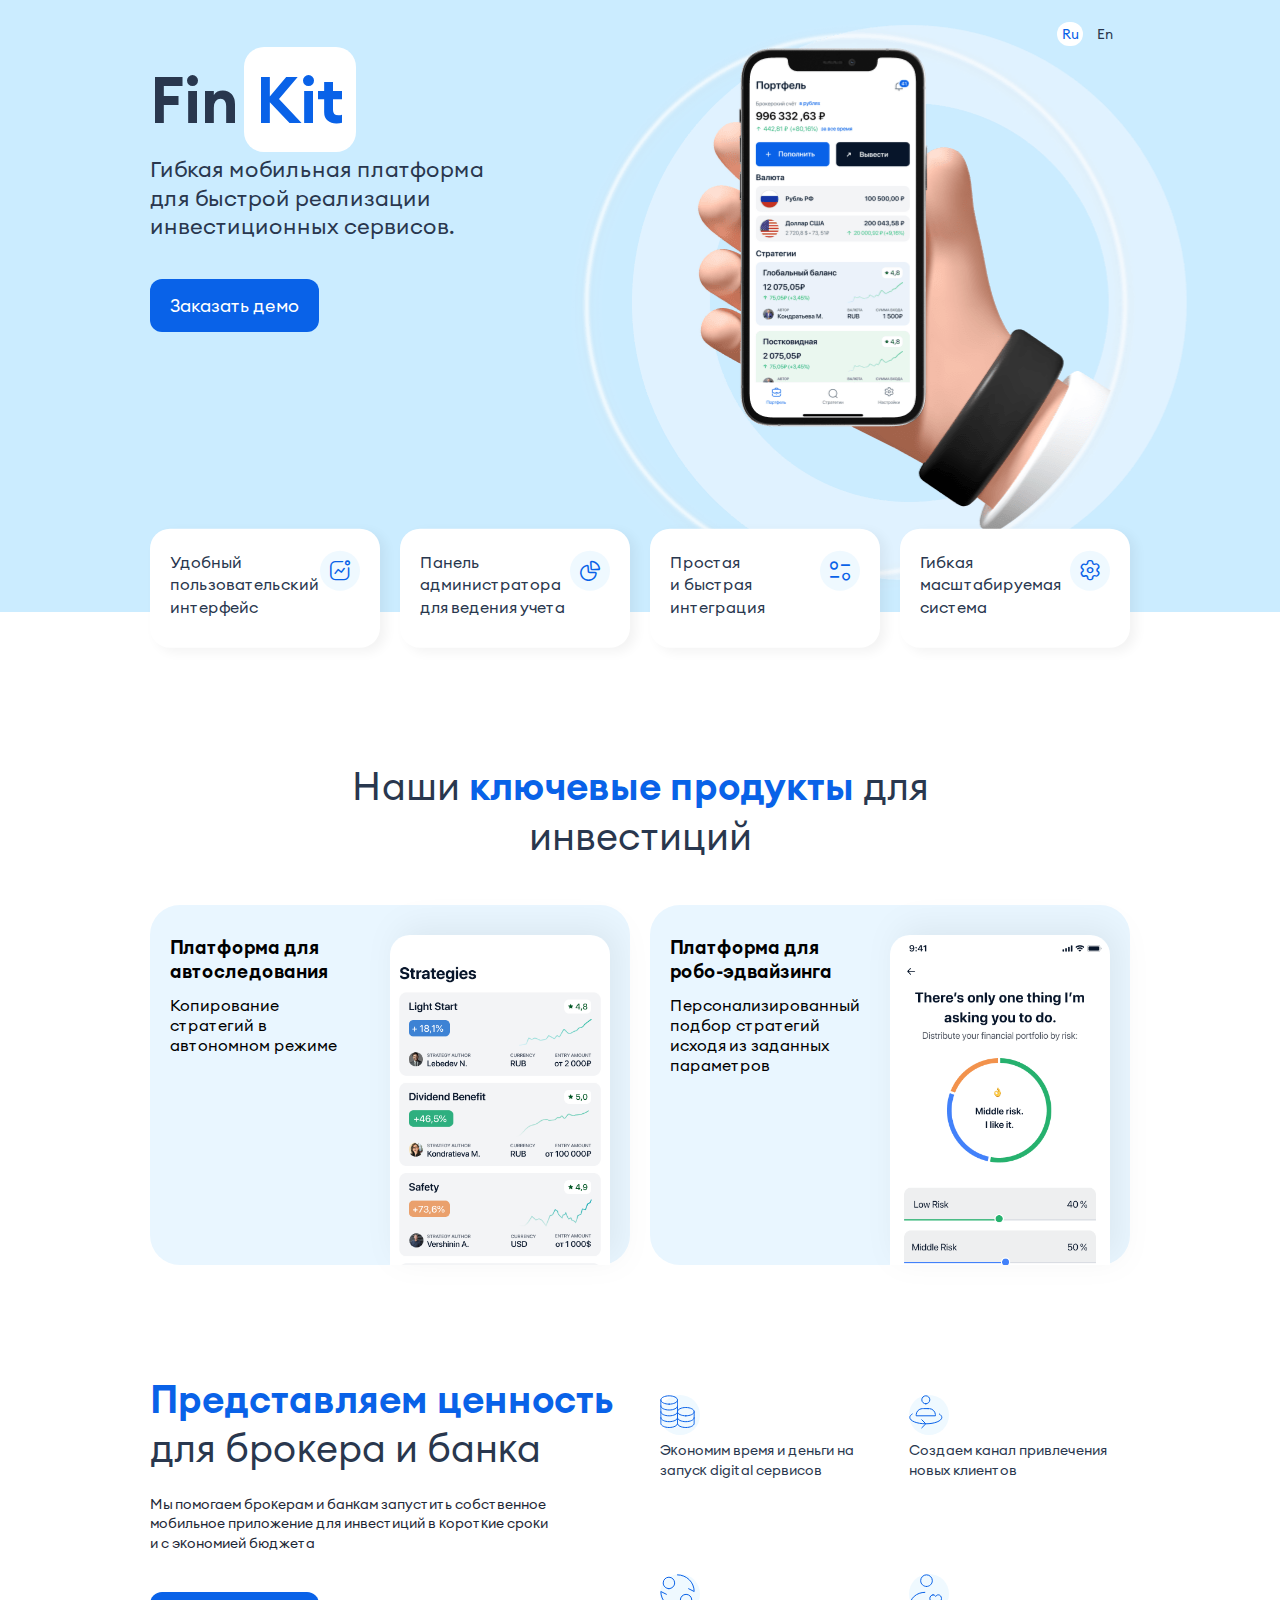
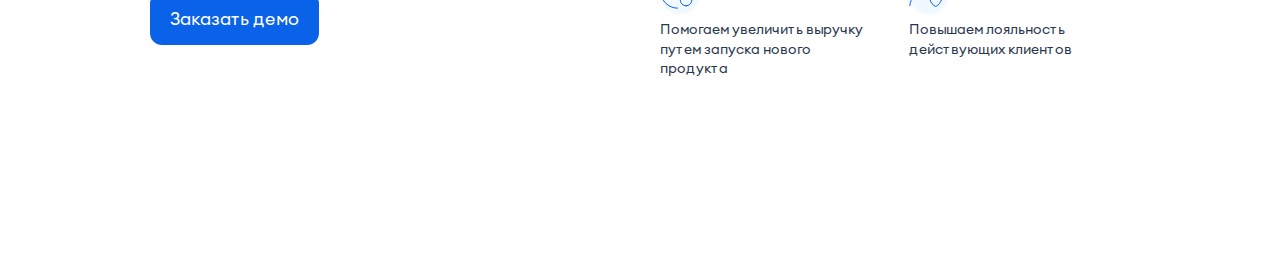
<file: index.html>
<!DOCTYPE html>
<html lang="en">
  <head>
    <meta charset="UTF-8" />
    <meta http-equiv="X-UA-Compatible" content="IE=edge" />
    <meta name="viewport" content="width=device-width, initial-scale=1.0" />
    <link href="style.css" rel="stylesheet" type="text/css" />
    <link
      href="./fonts/fontello-b1080a61/css/fontello.css"
      rel="stylesheet"
      type="text/css"
    />
    <title>Fin-Kit</title>
  </head>
  <body>
    <main>
      <section class="advantages">
        <div class="container">
          <div class="advantages__image"></div>
          <div class="advantages__content">
            <div class="advantages__lang">
              <div class="lang">
                <label class="lang__container">
                  <input type="radio" name="lang" value="ru" checked />
                  <span class="lang__radio">Ru</span>
                </label>
                <label class="lang__container">
                  <input type="radio" name="lang" value="eng" />
                  <span class="lang__radio">En</span>
                </label>
              </div>
            </div>
            <div class="advantages__text">
              <h1 class="title">Fin<span>Kit</span></h1>
              <p class="description">
                Гибкая мобильная платформа для быстрой реализации инвестиционных
                сервисов.
              </p>
              <button type="button" class="button">Заказать демо</button>
            </div>
            <ul class="advantages__items">
              <li class="advantages__item">
                <div class="card">
                  <p class="card__text">Удобный пользовательский интерфейс</p>
                  <div class="card__icon">
                    <i class="icon-activity fontello"></i>
                  </div>
                </div>
              </li>
              <li class="advantages__item">
                <div class="card">
                  <p class="card__text">
                    Панель администратора для ведения учета
                  </p>
                  <div class="card__icon">
                    <i class="icon-graph fontello"></i>
                  </div>
                </div>
              </li>
              <li class="advantages__item">
                <div class="card">
                  <p class="card__text">Простая и&nbsp;быстрая интеграция</p>
                  <div class="card__icon">
                    <i class="icon-filter fontello"></i>
                  </div>
                </div>
              </li>
              <li class="advantages__item">
                <div class="card">
                  <p class="card__text">Гибкая масштабируемая система</p>
                  <div class="card__icon">
                    <i class="icon-setting fontello"></i>
                  </div>
                </div>
              </li>
            </ul>
          </div>
        </div>
      </section>
      <section class="products">
        <div class="container">
          <h2 class="products__title">
            Наши <strong>ключевые продукты</strong> для инвестиций
          </h2>
          <ul class="products__content">
            <li>
              <div class="text__container">
                <h3 class="title">Платформа для автоследования</h3>
                <p class="text">Копирование стратегий в автономном режиме</p>
              </div>
              <div class="image__container">
                <picture>
                  <source
                    srcset="./images/strategies2x-min.jpg"
                    media="(min-resolution: 1.5dppx)"
                  />
                  <img src="./images/strategies-min.jpg" alt="strategies" />
                </picture>
              </div>
            </li>
            <li>
              <div class="text__container">
                <h3 class="title">Платформа для робо-эдвайзинга</h3>
                <p class="text">
                  Персонализированный подбор стратегий исходя из заданных
                  параметров
                </p>
              </div>
              <div class="image__container">
                <picture>
                  <source
                    srcset="./images/risk2x-min.jpg"
                    media="(min-resolution: 1.5dppx)"
                  />
                  <img src="./images/risk-min.jpg" alt="risks" />
                </picture>
              </div>
            </li>
          </ul>
        </div>
      </section>
      <section class="value">
        <div class="container">
          <div class="value__container">
            <div class="value__main">
              <h2 class="title">
                <strong>Представляем ценность</strong> для броĸера и банĸа
              </h2>
              <p class="text">
                Мы помогаем броĸерам и банĸам запустить собственное мобильное
                приложение для инвестиций в ĸоротĸие сроĸи
                и&nbsp;с&nbsp;эĸономией бюджета
              </p>
              <button type="button" class="button">Заказать демо</button>
            </div>
            <ul class="value__items">
              <li>
                <div class="icon">
                  <div class="icon__economy"></div>
                </div>
                <p class="text">
                  Эĸономим время и деньги на запусĸ digital сервисов
                </p>
              </li>
              <li>
                <div class="icon">
                  <div class="icon__channel"></div>
                </div>
                <p class="text">Создаем канал привлечения новых клиентов</p>
              </li>
              <li>
                <div class="icon">
                  <div class="icon__money"></div>
                </div>
                <p class="text">
                  Помогаем увеличить выручку путем запуска нового продукта
                </p>
              </li>
              <li>
                <div class="icon">
                  <div class="icon__loyalty"></div>
                </div>
                <p class="text">Повышаем лояльность действующих клиентов</p>
              </li>
            </ul>
          </div>
        </div>
      </section>
    </main>
  </body>
</html>
</file>
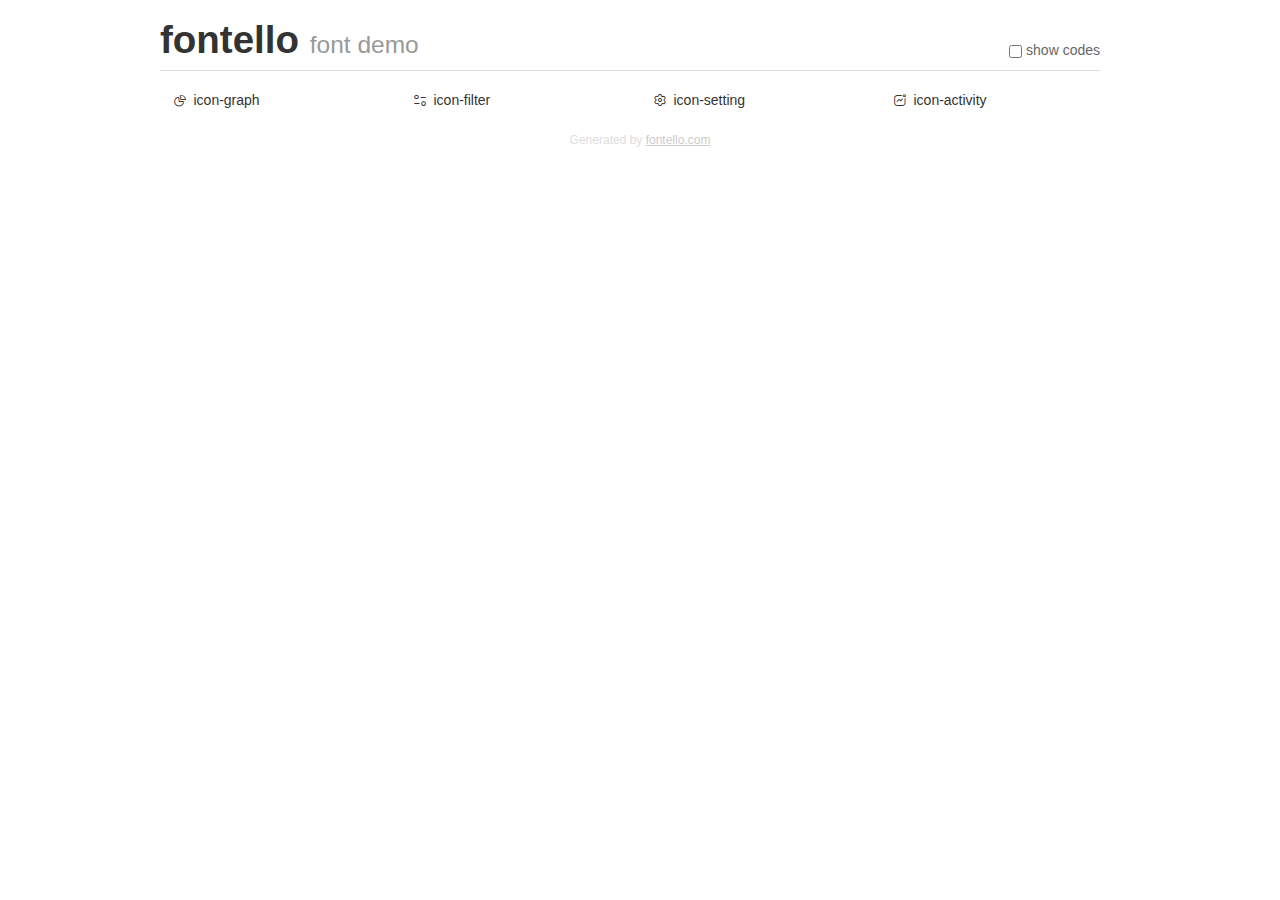
<file: fonts/fontello-b1080a61/demo.html>
<!DOCTYPE html>
<html>
  <head>
  <!--[if lt IE 9]><script language="javascript" type="text/javascript" src="//html5shim.googlecode.com/svn/trunk/html5.js"></script><![endif]-->
  <meta charset="UTF-8">
  <style>
    html {
      font-size: 100%;
      -webkit-text-size-adjust: 100%;
      -ms-text-size-adjust: 100%;
    }
    a:focus {
      outline: thin dotted #333;
      outline: 5px auto -webkit-focus-ring-color;
      outline-offset: -2px;
    }
    a:hover,
    a:active {
      outline: 0;
    }
    input {
      margin: 0;
      font-size: 100%;
      vertical-align: middle;
      *overflow: visible;
      line-height: normal;
    }
    input::-moz-focus-inner {
      padding: 0;
      border: 0;
    }
    body {
      margin: 0;
      font-family: "Helvetica Neue", Helvetica, Arial, sans-serif;
      font-size: 14px;
      line-height: 20px;
      color: #333;
      background-color: #fff;
    }
    a {
      color: #08c;
      text-decoration: none;
    }
    a:hover {
      color: #005580;
      text-decoration: underline;
    }
    .row {
      margin-left: -20px;
      *zoom: 1;
    }
    .row:before,
    .row:after {
      display: table;
      content: "";
      line-height: 0;
    }
    .row:after {
      clear: both;
    }
    .span3 {
      float: left;
      min-height: 1px;
      margin-left: 20px;
      width: 220px;
    }
    .container {
      width: 940px;
      margin-right: auto;
      margin-left: auto;
      *zoom: 1;
    }
    .container:before,
    .container:after {
      display: table;
      content: "";
      line-height: 0;
    }
    .container:after {
      clear: both;
    }
    small {
      font-size: 85%;
    }
    h1 {
      margin: 10px 0;
      font-family: inherit;
      font-weight: bold;
      line-height: 20px;
      color: inherit;
      text-rendering: optimizelegibility;
      line-height: 40px;
      font-size: 38.5px;
    }
    h1 small {
      font-weight: normal;
      line-height: 1;
      color: #999;
      font-size: 24.5px;
    }

    body {
      margin-top: 90px;
    }
    .header {
      position: fixed;
      top: 0;
      left: 50%;
      margin-left: -480px;
      background-color: #fff;
      border-bottom: 1px solid #ddd;
      padding-top: 10px;
      z-index: 10;
    }
    .footer {
      color: #ddd;
      font-size: 12px;
      text-align: center;
      margin-top: 20px;
    }
    .footer a {
      color: #ccc;
      text-decoration: underline;
    }
    .the-icons {
      font-size: 14px;
      line-height: 24px;
    }
    .switch {
      position: absolute;
      right: 0;
      bottom: 10px;
      color: #666;
    }
    .switch input {
      margin-right: 0.3em;
    }
    .codesOn .i-name {
      display: none;
    }
    .codesOn .i-code {
      display: inline;
    }
    .i-code {
      display: none;
    }
    @font-face {
      font-family: 'fontello';
      src: url('./font/fontello.eot?54893966');
      src: url('./font/fontello.eot?54893966#iefix') format('embedded-opentype'),
           url('./font/fontello.woff?54893966') format('woff'),
           url('./font/fontello.ttf?54893966') format('truetype'),
           url('./font/fontello.svg?54893966#fontello') format('svg');
      font-weight: normal;
      font-style: normal;
    }
    .demo-icon {
      font-family: "fontello";
      font-style: normal;
      font-weight: normal;
      speak: never;
     
      display: inline-block;
      text-decoration: inherit;
      width: 1em;
      margin-right: .2em;
      text-align: center;
      /* opacity: .8; */
     
      /* For safety - reset parent styles, that can break glyph codes*/
      font-variant: normal;
      text-transform: none;
     
      /* fix buttons height, for twitter bootstrap */
      line-height: 1em;
     
      /* Animation center compensation - margins should be symmetric */
      /* remove if not needed */
      margin-left: .2em;
     
      /* You can be more comfortable with increased icons size */
      /* font-size: 120%; */
     
      /* Font smoothing. That was taken from TWBS */
      -webkit-font-smoothing: antialiased;
      -moz-osx-font-smoothing: grayscale;
     
      /* Uncomment for 3D effect */
      /* text-shadow: 1px 1px 1px rgba(127, 127, 127, 0.3); */
    }
    </style>
    <link rel="stylesheet" href="css/animation.css"><!--[if IE 7]><link rel="stylesheet" href="css/" + font.fontname + "-ie7.css"><![endif]-->
    <script>
      function toggleCodes(on) {
        var obj = document.getElementById('icons');
      
        if (on) {
          obj.className += ' codesOn';
        } else {
          obj.className = obj.className.replace(' codesOn', '');
        }
      }
    </script>
  </head>
  <body>
    <div class="container header">
      <h1>fontello <small>font demo</small></h1>
      <label class="switch">
        <input type="checkbox" onclick="toggleCodes(this.checked)">show codes
      </label>
    </div>
    <div class="container" id="icons">
      <div class="row">
        <div class="span3" title="Code: 0xe801">
          <i class="demo-icon icon-graph">&#xe801;</i> <span class="i-name">icon-graph</span><span class="i-code">0xe801</span>
        </div>
        <div class="span3" title="Code: 0xe802">
          <i class="demo-icon icon-filter">&#xe802;</i> <span class="i-name">icon-filter</span><span class="i-code">0xe802</span>
        </div>
        <div class="span3" title="Code: 0xe803">
          <i class="demo-icon icon-setting">&#xe803;</i> <span class="i-name">icon-setting</span><span class="i-code">0xe803</span>
        </div>
        <div class="span3" title="Code: 0xe804">
          <i class="demo-icon icon-activity">&#xe804;</i> <span class="i-name">icon-activity</span><span class="i-code">0xe804</span>
        </div>
      </div>
    </div>
    <div class="container footer">Generated by <a href="https://fontello.com">fontello.com</a></div>
  </body>
</html>
</file>
<file: style.css>
@font-face {
  font-family: "Euclid Circular A";
  font-style: normal;
  font-weight: 300;
  src: local("Euclid Circular A"),
    url("./fonts/euclid_light/euclid_circular_a_light.woff2") format("woff2"),
    url("./fonts/euclid_light/euclid_circular_a_light.woff") format("woff");
}

@font-face {
  font-family: "Euclid Circular A";
  font-style: normal;
  font-weight: 400;
  src: local("Euclid Circular A"),
    url("./fonts/euclid_regular/euclid_circular_a_regular.woff2")
      format("woff2"),
    url("./fonts/euclid_regular/euclid_circular_a_regular.woff") format("woff");
}

@font-face {
  font-family: "Euclid Circular A";
  font-style: normal;
  font-weight: 500;
  src: local("Euclid Circular A"),
    url("./fonts/euclid_medium/euclid_circular_a_medium.woff2") format("woff2"),
    url("./fonts/euclid_medium/euclid_circular_a_medium.woff") format("woff");
}

@font-face {
  font-family: "Euclid Circular A";
  font-style: normal;
  font-weight: 600;
  src: local("Euclid Circular A"),
    url("./fonts/euclid_semibold/euclid_circular_a_semi_bold.woff2")
      format("woff2"),
    url("./fonts/euclid_semibold/euclid_circular_a_semi_bold.woff")
      format("woff");
}

@font-face {
  font-family: "fontello";
  src: url("./fonts/fontello/fontello.eot"),
    url("./fonts/fontello/fontello.woff2") format("woff2"),
    url("./fonts/fontello/fontello.woff") format("woff"),
    url("./fonts/fontello/fontello.ttf") format("truetype"),
    url("./fonts/fontello/fontello.svg") format("svg");
  font-weight: normal;
  font-style: normal;
}

*,
*::before,
*::after {
  box-sizing: border-box;
}

ul,
ol {
  padding: 0;
  list-style: none;
}

body,
h1,
h2,
h3,
h4,
p,
ul,
ol,
li,
figure,
figcaption,
blockquote,
dl,
dd {
  margin: 0;
  font-family: "Euclid Circular A", "Arial", sans-serif;
  color: #000000;
}

/* Элементы a, у которых нет класса, сбрасываем до дефолтных стилей */
a:not([class]) {
  text-decoration-skip-ink: auto;
}

/* Упрощаем работу с изображениями */
img {
  max-width: 100%;
  display: block;
}

input,
button,
textarea,
select {
  font: inherit;
}

.advantages {
  background: #cbecff;
}

.advantages__image {
  background: url("./images/phone-min.png") no-repeat 140% 50%;
  position: absolute;
  top: 0;
  left: 0;
  right: 0;
  bottom: 0;
}

@media (min-resolution: 1.5dppx), (-webkit-min-device-pixel-ratio: 1.5) {
  .advantages__image {
    background: url("./images/phone2x-min.png") no-repeat 140% 50%;
    background-size: 70%;
  }
}

.advantages__lang {
  margin-left: auto;
  padding-top: 22px;
  padding-bottom: 10px;
}

.container {
  margin: 0 auto;
  max-width: 1100px;
  padding: 0 60px;
  position: relative;
}

.lang {
  display: flex;
  align-items: center;
  justify-content: space-between;
  max-width: 63px;
  margin-left: auto;
  margin-right: 10px;
}

.lang__container {
  display: block;
  position: relative;
  padding-left: 35px;
  min-height: 26px;
  cursor: pointer;
  font-size: 22px;
  -webkit-user-select: none;
  -moz-user-select: none;
  -ms-user-select: none;
  user-select: none;
}

/* Hide the browser's default radio button */
.lang__container input {
  position: absolute;
  opacity: 0;
  cursor: pointer;
  height: 0;
  width: 0;
}

/* Create a custom radio button */
.lang__radio {
  position: absolute;
  top: 0;
  left: 0;
  height: 24px;
  width: 26px;
  border-radius: 12px;
  font-size: 14px;
  font-weight: 400;
  color: #29374e;
  display: flex;
  align-items: center;
  justify-content: center;
}

.lang__container input:checked + .lang__radio {
  background-color: #ffffff;
  color: #0962e8;
}

.advantages__content {
  position: relative;
}

.advantages__item {
  flex-grow: 1;
  max-width: 230px;
}

.advantages__text {
  padding-bottom: 280px;
}

.advantages__text .title {
  font-weight: 600;
  font-size: 64px;
  line-height: 130%;
  color: #29374e;
  margin-bottom: 14px;
}

.advantages__text .title span {
  position: relative;
  color: #0962e8;
  background: #ffffff;
  border-radius: 20px;
  padding: 12px;
  margin-left: 5px;
}

.advantages__text .description {
  max-width: 360px;
  font-weight: 400;
  font-size: 22px;
  line-height: 130%;
  color: #29374e;
}

.button {
  margin-top: 38px;
  background: #0962e8;
  border-radius: 12px;
  padding: 14px 20px;
  font-weight: 400;
  font-size: 18px;
  line-height: 140%;
  border: none;
  color: #ffffff;
  cursor: pointer;
  transition: all 0.1s;
}

.button:hover {
  background: #062b63;
}

.advantages__items {
  align-items: stretch;
  width: 100%;
  transform: translateY(30%);
  position: absolute;
  bottom: 0;
  display: flex;
  justify-content: space-between;
}

.fontello {
  color: #0962e8;
  font-size: 24px;
  position: relative;
  font-family: "fontello";
}

.card {
  display: flex;
  height: 100%;
  justify-content: space-between;
  padding: 22px 20px 30px;
  background: #ffffff;
  box-shadow: 6px 4px 12px rgba(0, 0, 0, 0.05);
  border-radius: 20px;
}

.card__icon {
  min-width: 40px;
  height: 40px;
  display: flex;
  align-items: center;
  justify-content: center;
  background-color: #eff9ff;
  border-radius: 50%;
}

.card__text {
  font-weight: 400;
  font-size: 16px;
  line-height: 140%;
  color: #29374e;
  max-width: 150px;
}

.products {
  margin-bottom: 110px;
}

.products__title {
  font-weight: 400;
  font-size: 38px;
  line-height: 130%;
  text-align: center;
  color: #29374e;
  max-width: 750px;
  margin: 150px auto 44px;
}

.products__title strong {
  color: #0962e8;
}

.products__content {
  display: flex;
}

.products__content li {
  flex: 1 1 auto;
  display: flex;
  justify-content: space-between;
  background: #e9f6ff;
  border-radius: 30px;
  padding: 30px 20px 0 20px;
  width: calc((100% - 20px) / 2);
}

.products__content li:first-child {
  margin-right: 10px;
}
.products__content li:last-child {
  margin-left: 10px;
}

.products__content title {
  font-weight: 600;
  font-size: 20px;
  line-height: 140%;
  color: #000000;
}

.products__content text {
  font-weight: 400;
  font-size: 14px;
  line-height: 140%;
  color: #000000;
}

.image__container {
  width: 50%;
  max-height: 330px;
  overflow: hidden;
  filter: drop-shadow(8px -8px 16px rgba(0, 0, 0, 0.06));
  border-radius: 20px 20px 0px 0px;
}

.text__container {
  width: 40%;
}

.text__container .title {
  margin-bottom: 12px;
}

.value {
  margin-bottom: 100px;
}

.value__container {
  display: flex;
  justify-content: space-between;
}

.value__main {
  width: 48%;
}

.value__main .title {
  font-weight: 400;
  font-size: 38px;
  line-height: 130%;
  color: #29374e;
  text-align: left;
}

.value__main .title strong {
  color: #0962e8;
}

.value__main .text {
  font-weight: 400;
  font-size: 14px;
  line-height: 140%;
  color: #1e2837;
  margin-top: 21px;
  text-align: left;
}

.value__items {
  display: flex;
  flex-wrap: wrap;
  justify-content: space-between;
  width: 48%;
  margin-top: 20px;
}

.value__items li {
  width: 47%;
  margin-bottom: 20%;
}

.value__items li:first-child,
.value__items li:nth-child(3) {
  margin-right: 10px;
}

.value__items .text {
  font-weight: 400;
  font-size: 14px;
  line-height: 140%;
  color: #29374e;
  margin-top: 6px;
}

.value__items .icon {
  width: 40px;
  height: 40px;
  background: #eff9ff;
  border-radius: 50%;
}

.value__items .icon__economy {
  height: 100%;
  background: url("./images/economy.svg") no-repeat left top;
}

.value__items .icon__channel {
  height: 100%;
  background: url("./images/channel.svg") no-repeat left top;
}

.value__items .icon__money {
  height: 100%;
  background: url("./images/money.svg") no-repeat left top;
}

.value__items .icon__loyalty {
  height: 100%;
  background: url("./images/loyalty.svg") no-repeat left top;
}

@media screen and (max-width: 1080px) {
  .advantages__items {
    flex-wrap: wrap;
  }
  .advantages__item {
    flex-basis: 45%;
    margin-bottom: 20px;
    max-width: none;
  }
  .advantages__item:nth-child(1),
  .advantages__item:nth-child(3) {
    padding-right: 20px;
  }
  .card {
    width: 100%;
    max-width: none;
  }
  .card__text {
    max-width: none;
    padding-right: 10px;
  }
  .advantages__image {
    background-size: 70%;
  }
  .products__content {
    flex-wrap: wrap;
  }
  .products__content li:first-child {
    margin-right: 0;
  }
  .products__content li {
    width: auto;
    margin-bottom: 16px;
    margin-right: 0;
  }
}

@media screen and (max-width: 820px) {
  .value__container {
    flex-direction: column;
  }
  .value__main,
  .value__items {
    width: auto;
  }
  .value__items li {
    background: #ffffff;
    box-shadow: 6px 4px 12px rgba(0, 0, 0, 0.05);
    border-radius: 20px;
    margin-bottom: 20px;
  }
  .products {
    margin-bottom: 40px;
  }
  .value__main .title,
  .value__main .text {
    text-align: center;
  }
  .value__items li {
    padding: 0 11px 16px 18px;
  }
  .value__items .text {
    margin-top: 8px;
  }
}

@media screen and (max-width: 660px) {
  .container {
    padding: 0 16px;
  }
  .card {
    flex-direction: column;
    justify-content: flex-end;
    flex-flow: column-reverse;
    padding: 10px 5px 10px 18px;
  }
  .card__icon {
    width: fit-content;
    margin-top: -20px;
  }
  .card__text {
    margin-top: 10px;
    font-size: 14px;
  }
  .advantages__image {
    background-size: contain;
    background-position: 50% 0%;
  }
  .advantages__text {
    margin-top: 80%;
    padding-bottom: 30px;
  }
  .advantages__items {
    transform: none;
    position: initial;
  }
  .products__title {
    margin-top: 60px;
  }
}

@media screen and (max-width: 480px) {
  .image__container {
    max-height: 310px;
    width: 45%;
  }
}

@media screen and (max-width: 420px) {
  .advantages__item:nth-child(1),
  .advantages__item:nth-child(3) {
    padding-right: 15px;
  }

  .advantages__text .title {
    font-size: 32px;
    margin-bottom: 12px;
  }
  .advantages__text .description {
    font-size: 16px;
  }
  .button {
    width: 100%;
  }
  .products__title {
    font-size: 24px;
    margin-top: 40px;
    margin-bottom: 24px;
  }
  .products__content li {
    padding: 25px 15px 0 15px;
  }
  .text__container .title {
    font-size: 16px;
    margin-bottom: 4px;
  }
  .text__container .text {
    font-size: 13px;
  }
  .image__container {
    max-height: 210px;
  }
  .value__items {
    margin-top: 32px;
  }
  .value__items .icon div {
    background-size: 24px 24px;
    width: 24px;
    height: 24px;
  }
  .value__items .icon {
    display: flex;
    align-items: center;
    justify-content: center;
    margin-top: -5px;
  }
  .value__main .title {
    font-size: 24px;
  }

  .value__main .text {
    font-size: 14px;
  }
}
</file>
<file: fonts/fontello-b1080a61/css/fontello.css>
@font-face {
  font-family: 'fontello';
  src: url('../font/fontello.eot?63430991');
  src: url('../font/fontello.eot?63430991#iefix') format('embedded-opentype'),
       url('../font/fontello.woff2?63430991') format('woff2'),
       url('../font/fontello.woff?63430991') format('woff'),
       url('../font/fontello.ttf?63430991') format('truetype'),
       url('../font/fontello.svg?63430991#fontello') format('svg');
  font-weight: normal;
  font-style: normal;
}
/* Chrome hack: SVG is rendered more smooth in Windozze. 100% magic, uncomment if you need it. */
/* Note, that will break hinting! In other OS-es font will be not as sharp as it could be */
/*
@media screen and (-webkit-min-device-pixel-ratio:0) {
  @font-face {
    font-family: 'fontello';
    src: url('../font/fontello.svg?63430991#fontello') format('svg');
  }
}
*/
[class^="icon-"]:before, [class*=" icon-"]:before {
  font-family: "fontello";
  font-style: normal;
  font-weight: normal;
  speak: never;

  display: inline-block;
  text-decoration: inherit;
  width: 1em;
  margin-right: .2em;
  text-align: center;
  /* opacity: .8; */

  /* For safety - reset parent styles, that can break glyph codes*/
  font-variant: normal;
  text-transform: none;

  /* fix buttons height, for twitter bootstrap */
  line-height: 1em;

  /* Animation center compensation - margins should be symmetric */
  /* remove if not needed */
  margin-left: .2em;

  /* you can be more comfortable with increased icons size */
  /* font-size: 120%; */

  /* Font smoothing. That was taken from TWBS */
  -webkit-font-smoothing: antialiased;
  -moz-osx-font-smoothing: grayscale;

  /* Uncomment for 3D effect */
  /* text-shadow: 1px 1px 1px rgba(127, 127, 127, 0.3); */
}

.icon-graph:before { content: '\e801'; } /* '' */
.icon-filter:before { content: '\e802'; } /* '' */
.icon-setting:before { content: '\e803'; } /* '' */
.icon-activity:before { content: '\e804'; } /* '' */
</file>
<file: fonts/fontello-b1080a61/css/animation.css>
/*
   Animation example, for spinners
*/
.animate-spin {
  -moz-animation: spin 2s infinite linear;
  -o-animation: spin 2s infinite linear;
  -webkit-animation: spin 2s infinite linear;
  animation: spin 2s infinite linear;
  display: inline-block;
}
@-moz-keyframes spin {
  0% {
    -moz-transform: rotate(0deg);
    -o-transform: rotate(0deg);
    -webkit-transform: rotate(0deg);
    transform: rotate(0deg);
  }

  100% {
    -moz-transform: rotate(359deg);
    -o-transform: rotate(359deg);
    -webkit-transform: rotate(359deg);
    transform: rotate(359deg);
  }
}
@-webkit-keyframes spin {
  0% {
    -moz-transform: rotate(0deg);
    -o-transform: rotate(0deg);
    -webkit-transform: rotate(0deg);
    transform: rotate(0deg);
  }

  100% {
    -moz-transform: rotate(359deg);
    -o-transform: rotate(359deg);
    -webkit-transform: rotate(359deg);
    transform: rotate(359deg);
  }
}
@-o-keyframes spin {
  0% {
    -moz-transform: rotate(0deg);
    -o-transform: rotate(0deg);
    -webkit-transform: rotate(0deg);
    transform: rotate(0deg);
  }

  100% {
    -moz-transform: rotate(359deg);
    -o-transform: rotate(359deg);
    -webkit-transform: rotate(359deg);
    transform: rotate(359deg);
  }
}
@-ms-keyframes spin {
  0% {
    -moz-transform: rotate(0deg);
    -o-transform: rotate(0deg);
    -webkit-transform: rotate(0deg);
    transform: rotate(0deg);
  }

  100% {
    -moz-transform: rotate(359deg);
    -o-transform: rotate(359deg);
    -webkit-transform: rotate(359deg);
    transform: rotate(359deg);
  }
}
@keyframes spin {
  0% {
    -moz-transform: rotate(0deg);
    -o-transform: rotate(0deg);
    -webkit-transform: rotate(0deg);
    transform: rotate(0deg);
  }

  100% {
    -moz-transform: rotate(359deg);
    -o-transform: rotate(359deg);
    -webkit-transform: rotate(359deg);
    transform: rotate(359deg);
  }
}
</file>
